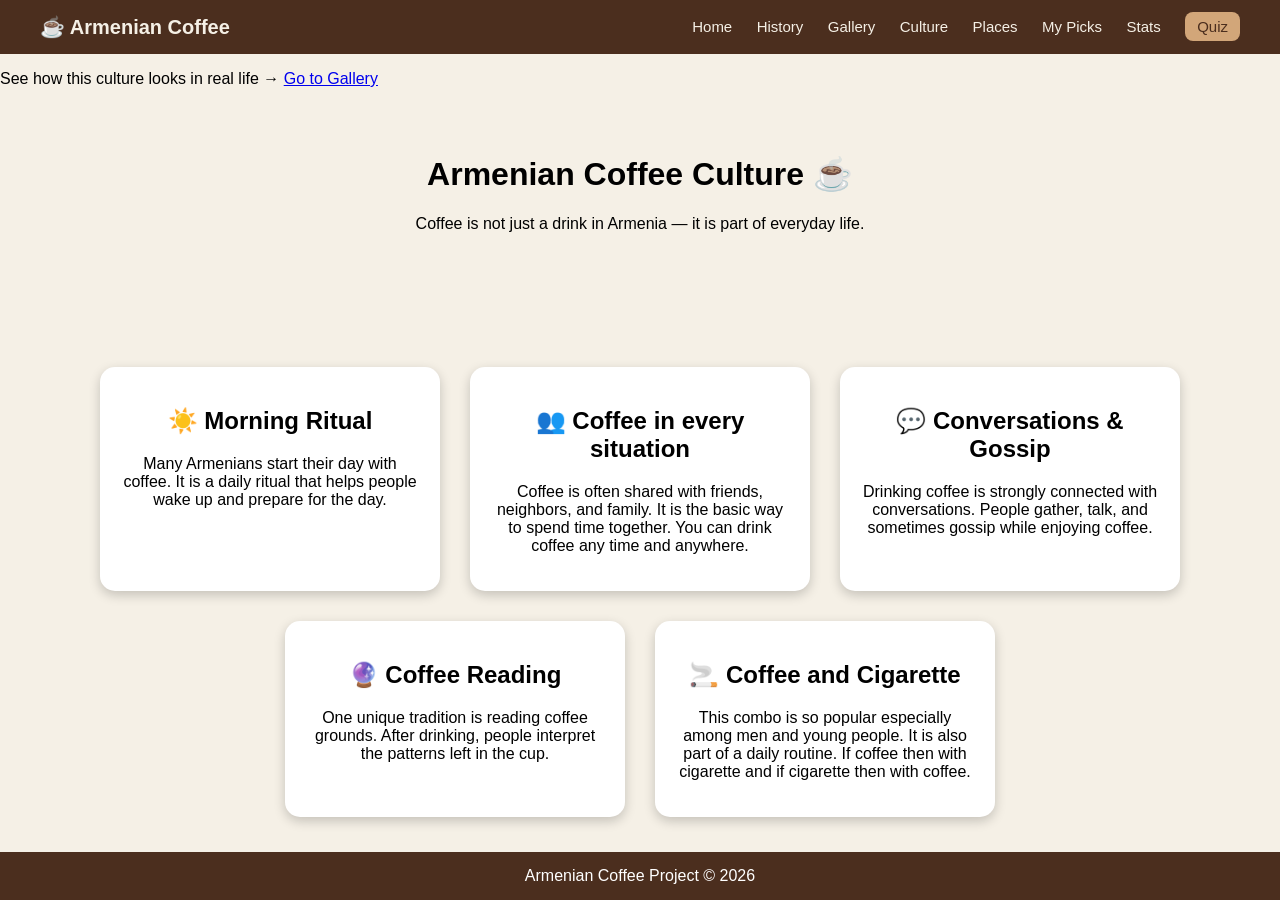
<file: HTML/culture.html>
<!DOCTYPE html>
<html >
<head>
    <meta charset="UTF-8">
    <title>Armenian Coffee Culture</title>
    <link rel="stylesheet" href="../Style/style.css?v=123">
</head>
<body>

<header class="main-header">
    <div class="logo">☕ Armenian Coffee</div>

    <nav class="nav-menu">
        <a href="..">Home</a>
        <a href="history.html">History</a>
        <a href="gallery.html">Gallery</a>
        <a href="culture.html">Culture</a>
        <a href="places.html">Places</a>
        <a href="recommendation.html">My Picks</a>
        <a href="../PHP/stats.php">Stats</a>
        <a href="../PHP/quiz.php" class="quiz-btn">Quiz</a>
    </nav>
</header>

<p>
See how this culture looks in real life →
<a href="gallery.html">Go to Gallery</a>
</p>

<div class="container">
    <h1>Armenian Coffee Culture ☕</h1>
    <p>Coffee is not just a drink in Armenia — it is part of everyday life.</p>
</div>

<div class="culture-container">

    <div class="culture-box">
        <h2>☀️ Morning Ritual</h2>
        <p>
            Many Armenians start their day with coffee. It is a daily ritual
            that helps people wake up and prepare for the day.
        </p>
    </div>

    <div class="culture-box">
        <h2>👥 Coffee in every situation</h2>
        <p>
            Coffee is often shared with friends, neighbors, and family.
            It is the basic way to spend time together. You can drink coffee any time and anywhere.
        </p>
    </div>

    <div class="culture-box">
        <h2>💬 Conversations & Gossip</h2>
        <p>
            Drinking coffee is strongly connected with conversations.
            People gather, talk, and sometimes gossip while enjoying coffee.
        </p>
    </div>

    <div class="culture-box">
        <h2>🔮 Coffee Reading</h2>
        <p>
            One unique tradition is reading coffee grounds.
            After drinking, people interpret the patterns left in the cup.
        </p>
    </div>

    <div class="culture-box">
        <h2>🚬 Coffee and Cigarette</h2>
        <p>
            This combo is so popular especially among men and young people. 
            It is also part of a daily routine. If coffee then with cigarette and if cigarette then with coffee.
        </p>
    </div>

</div>

<footer>
    Armenian Coffee Project © 2026
</footer>

</body>
</html>
</file>
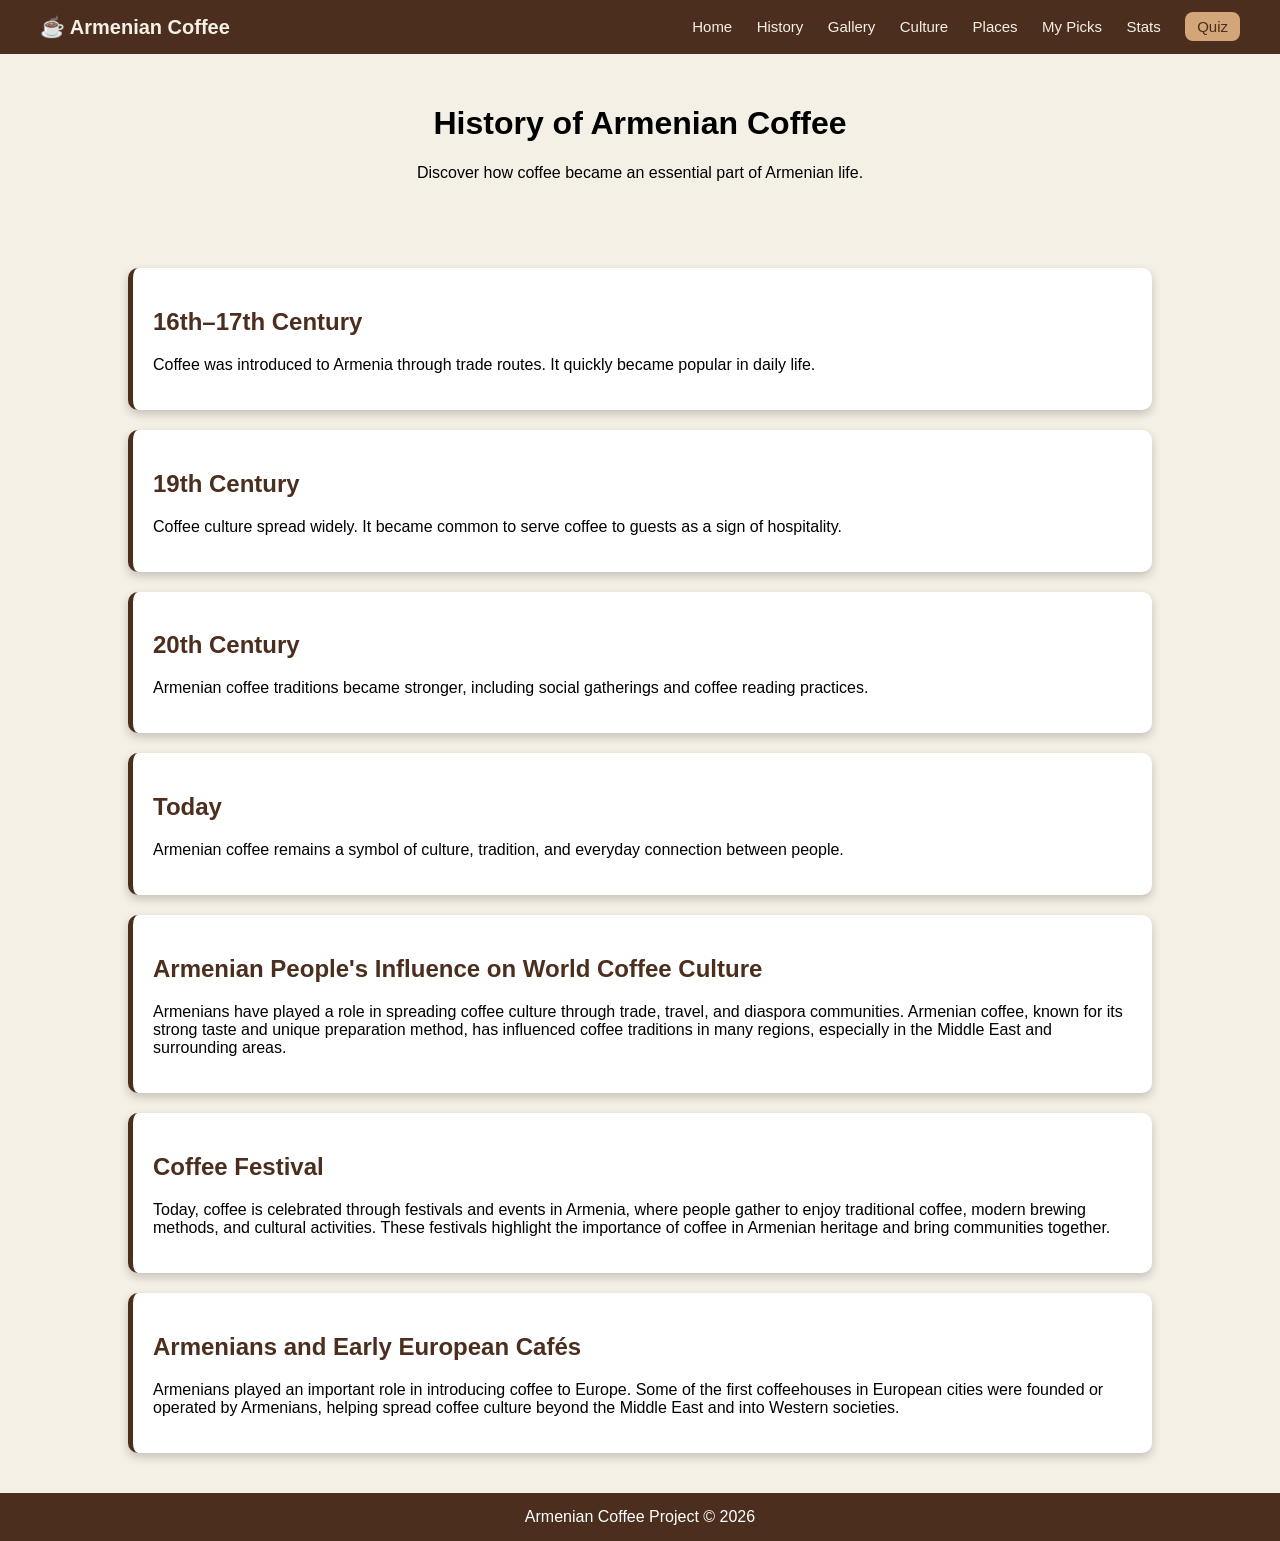
<file: HTML/history.html>
<!DOCTYPE html>
<html >
<head>
    <meta charset="UTF-8">
    <title>Armenian Coffee Culture</title>
    <link rel="stylesheet" href="../Style/style.css?v=123">
</head>
<body>

<header class="main-header">
    <div class="logo">☕ Armenian Coffee</div>

    <nav class="nav-menu">
        <a href="..">Home</a>
        <a href="history.html">History</a>
        <a href="gallery.html">Gallery</a>
        <a href="culture.html">Culture</a>
        <a href="places.html">Places</a>
        <a href="recommendation.html">My Picks</a>
        <a href="../PHP/stats.php">Stats</a>
        <a href="../PHP/quiz.php" class="quiz-btn">Quiz</a>
    </nav>
</header>

<div class="container">
    <h1>History of Armenian Coffee</h1>
    <p>Discover how coffee became an essential part of Armenian life.</p>
</div>

<div class="timeline">

    <div class="timeline-item">
        <h2>16th–17th Century</h2>
        <p>
            Coffee was introduced to Armenia through trade routes.
            It quickly became popular in daily life.
        </p>
    </div>

    <div class="timeline-item">
        <h2>19th Century</h2>
        <p>
            Coffee culture spread widely. It became common to serve coffee
            to guests as a sign of hospitality.
        </p>
    </div>

    <div class="timeline-item">
        <h2>20th Century</h2>
        <p>
            Armenian coffee traditions became stronger, including social
            gatherings and coffee reading practices.
        </p>
    </div>

    <div class="timeline-item">
        <h2>Today</h2>
        <p>
            Armenian coffee remains a symbol of culture, tradition,
            and everyday connection between people.
        </p>
    </div>

    <div class="timeline-item">
        <h2>Armenian People's Influence on World Coffee Culture</h2>
    <p>
        Armenians have played a role in spreading coffee culture through trade,
        travel, and diaspora communities. Armenian coffee, known for its strong
        taste and unique preparation method, has influenced coffee traditions
        in many regions, especially in the Middle East and surrounding areas.
    </p>
    </div>

    <div class="timeline-item">
        <h2>Coffee Festival</h2>
        <p>
            Today, coffee is celebrated through festivals and events in Armenia,
            where people gather to enjoy traditional coffee, modern brewing methods,
            and cultural activities. These festivals highlight the importance of
            coffee in Armenian heritage and bring communities together.
        </p>
    </div>

    <div class="timeline-item">
    <h2>Armenians and Early European Cafés</h2>
    <p>
        Armenians played an important role in introducing coffee to Europe.
        Some of the first coffeehouses in European cities were founded or
        operated by Armenians, helping spread coffee culture beyond the
        Middle East and into Western societies.
    </p>
</div>

</div>

<footer>
    Armenian Coffee Project © 2026
</footer>

</body>
</html>
</file>
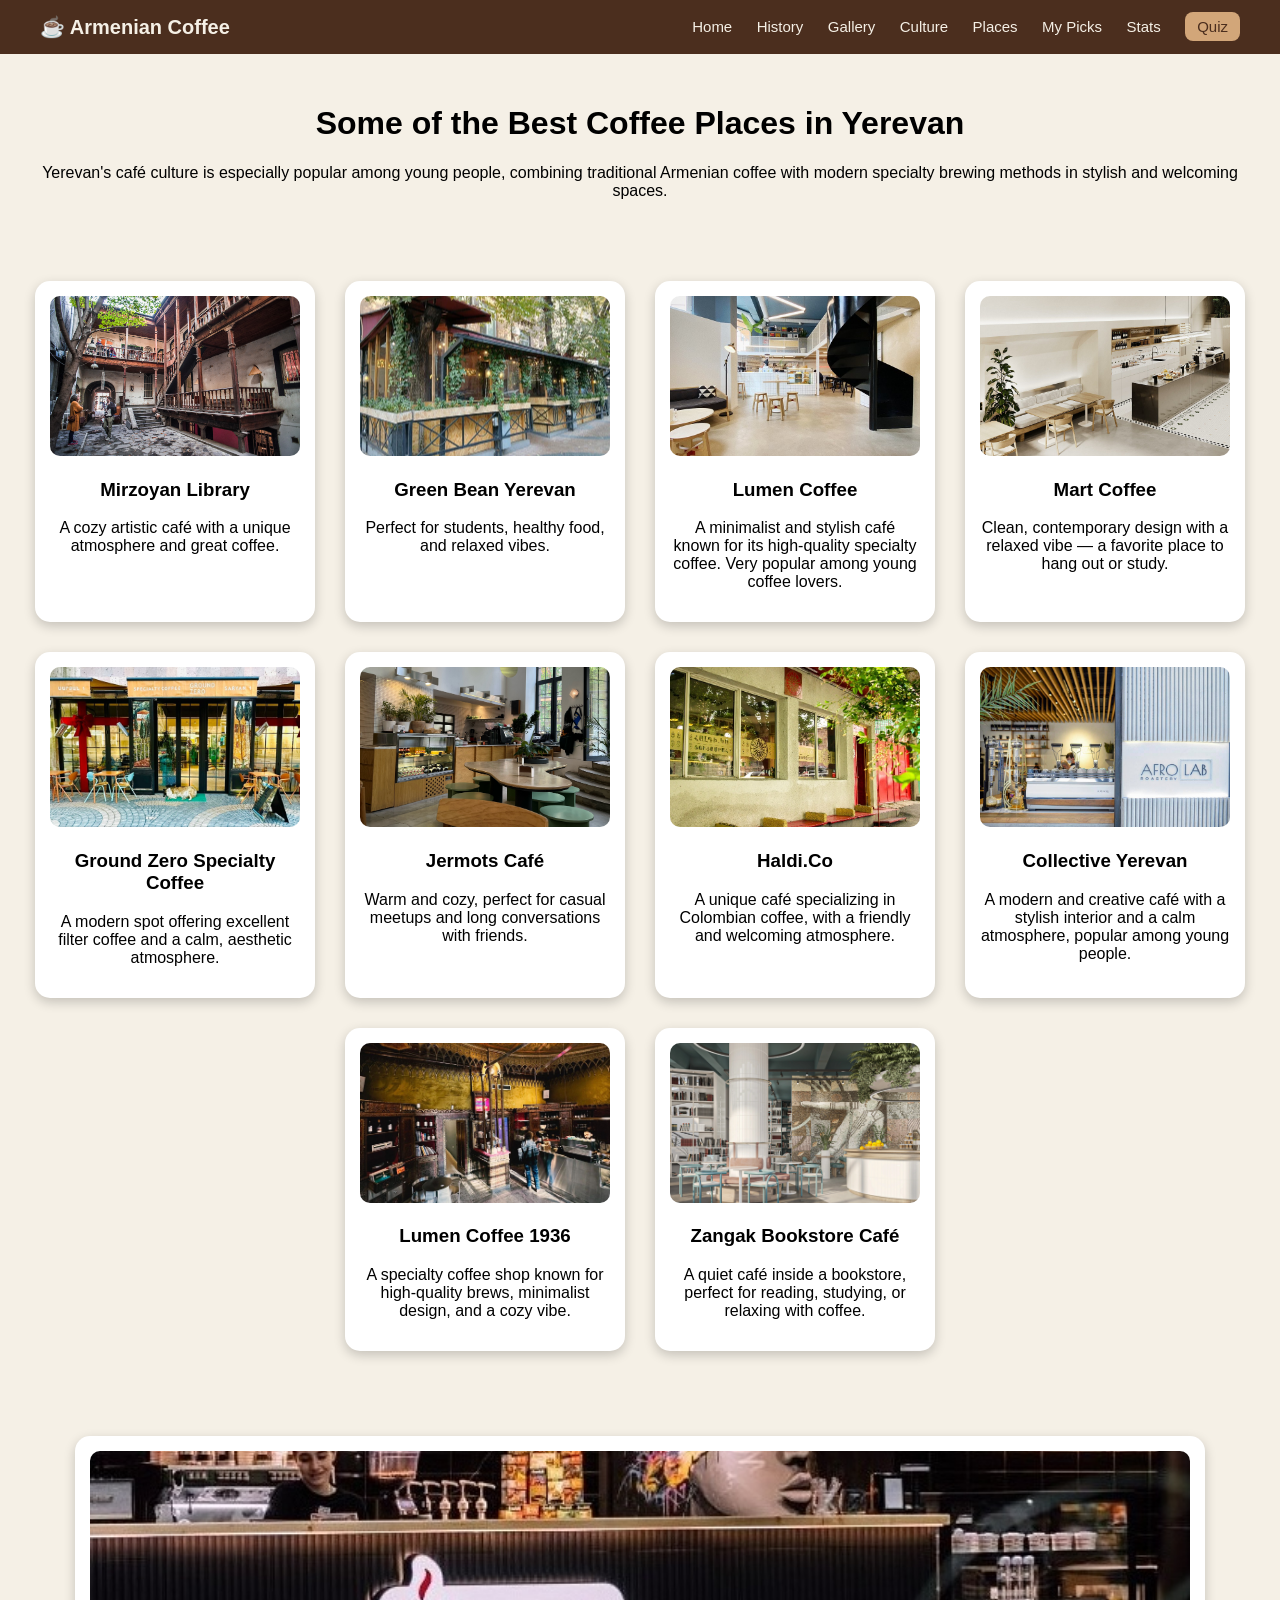
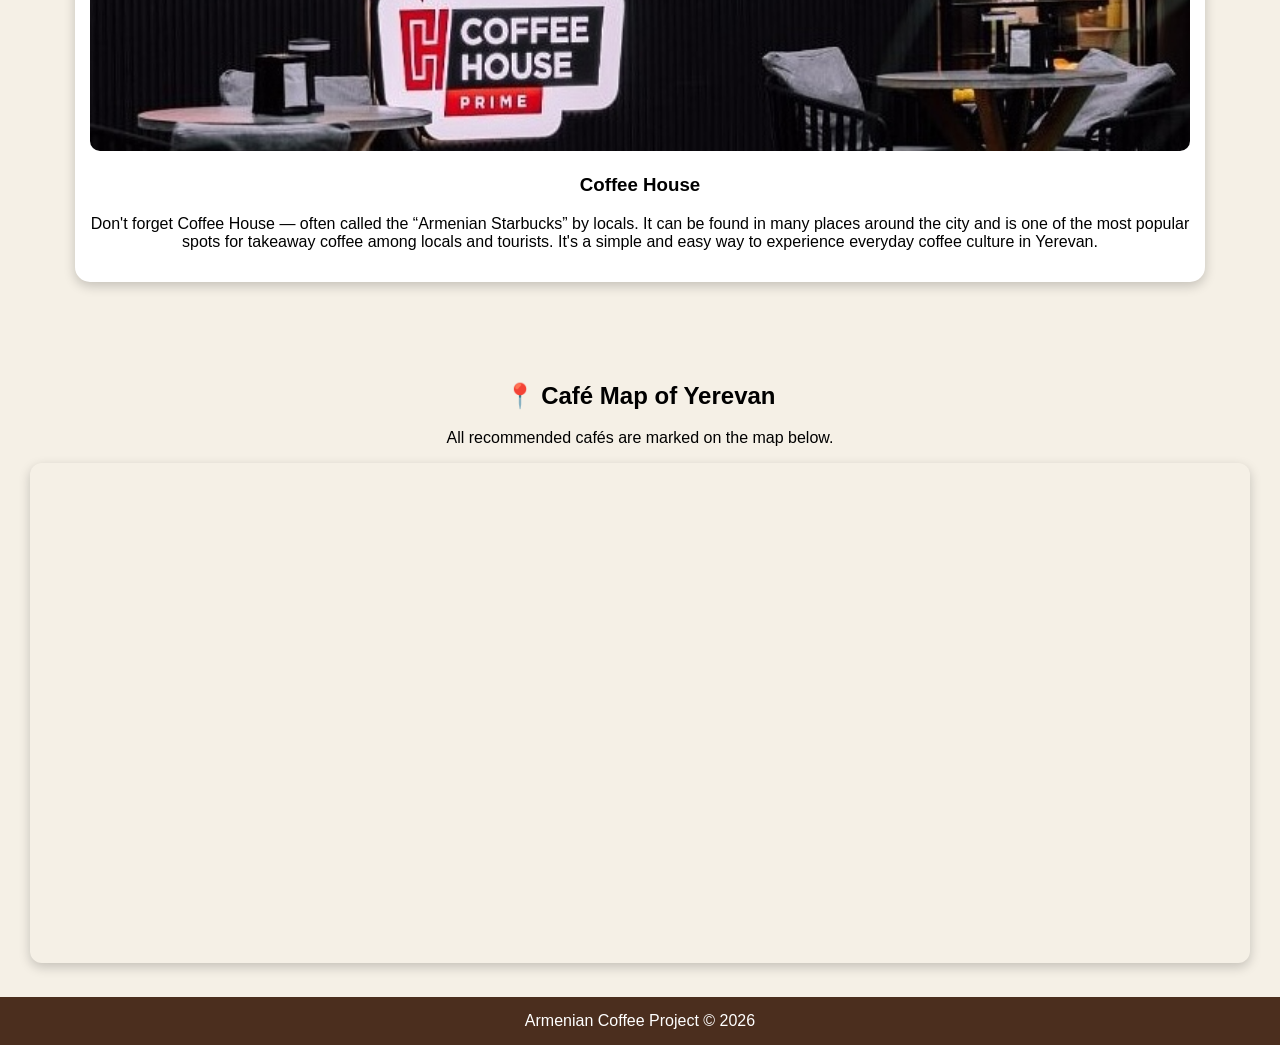
<file: HTML/places.html>
<!DOCTYPE html>
<html >
<head>
    <meta charset="UTF-8">
    <title>Armenian Coffee Culture</title>
    <link rel="stylesheet" href="../Style/style.css?v=123">
</head>
<body>

<header class="main-header">
    <div class="logo">☕ Armenian Coffee</div>

    <nav class="nav-menu">
        <a href="..">Home</a>
        <a href="history.html">History</a>
        <a href="gallery.html">Gallery</a>
        <a href="culture.html">Culture</a>
        <a href="places.html">Places</a>
        <a href="recommendation.html">My Picks</a>
        <a href="../PHP/stats.php">Stats</a>
        <a href="../PHP/quiz.php" class="quiz-btn">Quiz</a>
    </nav>
</header>

<div class="container">
    <h1>Some of the Best Coffee Places in Yerevan</h1>
    <p>Yerevan's café culture is especially popular among young people, combining traditional Armenian coffee with modern specialty brewing methods in stylish and welcoming spaces.</p>
</div>

<div class="cards-container">

    <div class="card">
        <img src="../Style/place1.jpg">
        <h3>Mirzoyan Library</h3>
        <p>A cozy artistic café with a unique atmosphere and great coffee.</p>
    </div>

    <div class="card">
        <img src="../Style/place2.jpg">
        <h3>Green Bean Yerevan</h3>
        <p>Perfect for students, healthy food, and relaxed vibes.</p>
    </div>

    <div class="card">
        <img src="../Style/place3.jpg">
        <h3>Lumen Coffee</h3>
        <p>A minimalist and stylish café known for its high-quality specialty coffee. Very popular among young coffee lovers.</p>
    </div>

    <div class="card">
        <img src="../Style/place4.jpg">
        <h3>Mart Coffee</h3>
        <p>Clean, contemporary design with a relaxed vibe — a favorite place to hang out or study.</p>
    </div>

    <div class="card">
        <img src="../Style/place5.jpg">
        <h3>Ground Zero Specialty Coffee</h3>
        <p>A modern spot offering excellent filter coffee and a calm, aesthetic atmosphere.</p>
    </div>

    <div class="card">
        <img src="../Style/place6.jpg">
        <h3>Jermots Café</h3>
        <p>Warm and cozy, perfect for casual meetups and long conversations with friends.</p>
    </div>

    <div class="card">
        <img src="../Style/place7.jpg">
        <h3>Haldi.Co</h3>
        <p>A unique café specializing in Colombian coffee, with a friendly and welcoming atmosphere.</p>
    </div>

    <div class="card">
        <img src="../Style/place8.jpg">
        <h3>Collective Yerevan</h3>
        <p>A modern and creative café with a stylish interior and a calm atmosphere, popular among young people.</p>
    </div>

    <div class="card">
        <img src="../Style/place9.jpg">
        <h3>Lumen Coffee 1936</h3>
        <p>A specialty coffee shop known for high-quality brews, minimalist design, and a cozy vibe.</p>
    </div>

    <div class="card">
        <img src="../Style/place10.jpg">
        <h3>Zangak Bookstore Café</h3>
        <p>A quiet café inside a bookstore, perfect for reading, studying, or relaxing with coffee.</p>
    </div>

</div>

<div class="card coffeehouse-card">
    <img src="../Style/coffeehouse.jpg">
    <h3>Coffee House</h3>
    <p>
        Don't forget Coffee House — often called the “Armenian Starbucks” by locals. 
        It can be found in many places around the city and is one of the most popular 
        spots for takeaway coffee among locals and tourists. It's a simple and easy way 
        to experience everyday coffee culture in Yerevan.
    </p>
</div>

<div class="container">
    <h2>📍 Café Map of Yerevan</h2>
    <p>All recommended cafés are marked on the map below.</p>

    <iframe
    src="https://www.google.com/maps/d/embed?mid=15znjpcpMX3-QnDgTY-xyaJcO6N6taoQ"
    width="100%"
    height="500"
    style="border:0; border-radius:12px;"
    loading="lazy">
    </iframe>
</div>

<footer>
    Armenian Coffee Project © 2026
</footer>

</body>
</html>
</file>
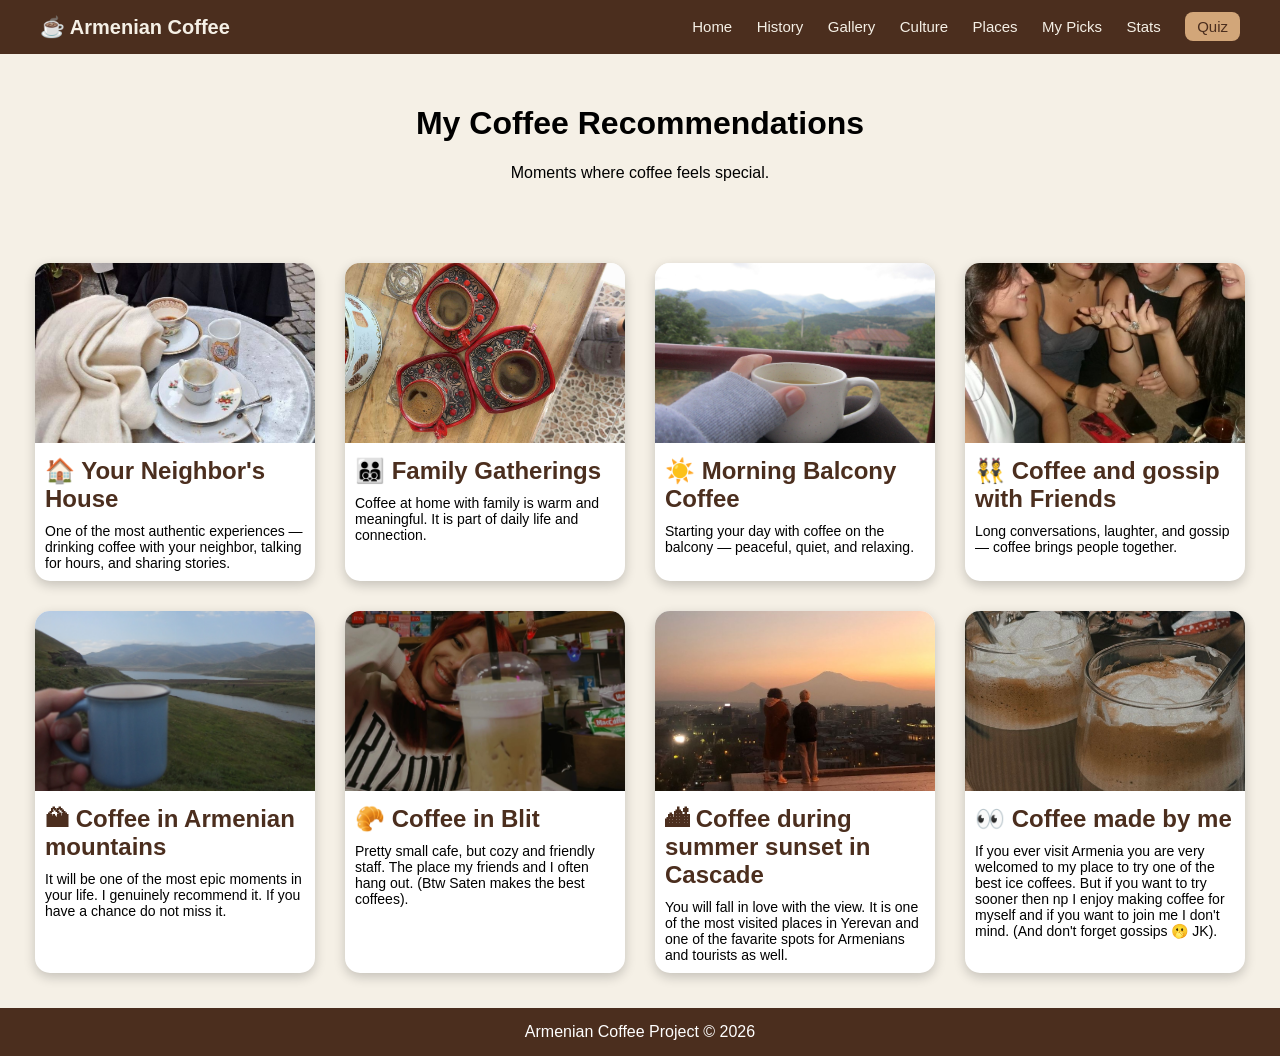
<file: HTML/recommendation.html>
<!DOCTYPE html>
<html >
<head>
    <meta charset="UTF-8">
    <title>Armenian Coffee Culture</title>
    <link rel="stylesheet" href="../Style/style.css?v=123">
</head>
<body>

<header class="main-header">
    <div class="logo">☕ Armenian Coffee</div>

    <nav class="nav-menu">
        <a href="..">Home</a>
        <a href="history.html">History</a>
        <a href="gallery.html">Gallery</a>
        <a href="culture.html">Culture</a>
        <a href="places.html">Places</a>
        <a href="recommendation.html">My Picks</a>
        <a href="../PHP/stats.php">Stats</a>
        <a href="../PHP/quiz.php" class="quiz-btn">Quiz</a>
    </nav>
</header>

<div class="container">
    <h1>My Coffee Recommendations</h1>
    <p>Moments where coffee feels special.</p>
</div>

<div class="recommend-container">

    <div class="recommend-card">
        <img src="../Style/r1.jpg">
        <h2>🏠 Your Neighbor's House</h2>
        <p>
            One of the most authentic experiences — drinking coffee with your neighbor,
            talking for hours, and sharing stories.
        </p>
    </div>

    <div class="recommend-card">
        <img src="../Style/r2.jpg">
        <h2>🧑‍🧑‍🧒‍🧒 Family Gatherings</h2>
        <p>
            Coffee at home with family is warm and meaningful.
            It is part of daily life and connection.
        </p>
    </div>

    <div class="recommend-card">
        <img src="../Style/r3.jpg">
        <h2>☀️ Morning Balcony Coffee</h2>
        <p>
            Starting your day with coffee on the balcony —
            peaceful, quiet, and relaxing.
        </p>
    </div>

    <div class="recommend-card">
        <img src="../Style/r4.jpg">
        <h2>👯 Coffee and gossip with Friends</h2>
        <p>
            Long conversations, laughter, and gossip —
            coffee brings people together.
        </p>
    </div>

    <div class="recommend-card">
        <img src="../Style/r5.jpg">
        <h2>🏔 Coffee in Armenian mountains</h2>
        <p>
            It will be one of the most epic moments in your life. I genuinely recommend it. If you have a chance do not miss it.
        </p>
    </div>

    <div class="recommend-card">
        <img src="../Style/r6.jpg">
        <h2>🥐 Coffee in Blit</h2>
        <p>
            Pretty small cafe, but cozy and friendly staff. The place my friends and I often hang out.
            (Btw Saten makes the best coffees).
        </p>
    </div>

    <div class="recommend-card">
        <img src="../Style/r7.jpg">
        <h2>🏙 Coffee during summer sunset in Cascade</h2>
        <p>
            You will fall in love with the view. It is one of the most visited places in Yerevan and one of the favarite spots for Armenians and tourists as well. 
        </p>
    </div>

    <div class="recommend-card">
        <img src="../Style/r8.jpg">
        <h2>👀 Coffee made by me</h2>
        <p>
            If you ever visit Armenia you are very welcomed to my place to try one of the best ice coffees. But if you want to try sooner then np I enjoy making coffee for myself and if you want to join me I don't mind. (And don't forget gossips 🫢 JK).
        </p>
    </div>

</div>

<footer>
    Armenian Coffee Project © 2026
</footer>

</body>
</html>
</file>
<file: Style/style.css>
html, body {
    height: 100%;
}

body {
    margin: 0;
    font-family: Arial, sans-serif;
    background-color: #f5f0e6;
    display: flex;
    flex-direction: column;
}

/* HEADER */
.main-header {
    display: flex;
    justify-content: space-between;
    align-items: center;
    padding: 15px 40px;
    background-color: #4b2e1e;
    position: sticky;
    top: 0;
}

/* LOGO */
.logo {
    color: #f5f0e6;
    font-size: 20px;
    font-weight: bold;
}

/* NAV */
.nav-menu a {
    color: #f5f0e6;
    margin-left: 20px;
    text-decoration: none;
    font-size: 15px;
}

/* HOVER */
.nav-menu a:hover {
    color: #d2a679;
}

/* QUIZ BUTTON */
.quiz-btn {
    background-color: #d2a679;
    color: #4b2e1e !important;
    padding: 6px 12px;
    border-radius: 8px;
}

/* HERO */
.hero {
    height: 320px;
    background: url('../Style/coffee.jpg') center/cover no-repeat;
    display: flex;
    align-items: center;
    justify-content: center;
}

/* HERO TEXT */
.hero-text {
    color: white;
    font-size: 28px;
    font-weight: bold;
    text-shadow: 2px 2px 5px black;
}

/* CONTENT */
.container {
    padding: 30px;
    text-align: center;
}

footer {
    background-color: #4b2e1e;
    color: white;
    text-align: center;
    padding: 15px;
}

/* CARDS CONTAINER */
.cards-container {
    display: flex;
    justify-content: center;
    flex-wrap: wrap;
    padding: 20px;
}

/* CARD */
.card {
    background: white;
    width: 250px;
    margin: 15px;
    padding: 15px;
    border-radius: 15px;
    box-shadow: 0px 4px 12px rgba(0,0,0,0.2);
    text-align: center;
    transition: 0.3s;
}

/* IMAGE */
.card img {
    width: 100%;
    height: 160px;
    object-fit: cover;
    border-radius: 10px;
}

/* HOVER EFFECT */
.card:hover {
    transform: translateY(-8px);
}

/* GALLERY GRID */
.gallery {
    display: grid;
    grid-template-columns: repeat(auto-fit, minmax(250px, 1fr));
    gap: 15px;
    padding: 20px;
}

/* GALLERY IMAGES */
.gallery img {
    width: 100%;
    height: 200px;
    object-fit: cover;
    border-radius: 12px;
    transition: 0.3s;
}

/* HOVER EFFECT */
.gallery img:hover {
    transform: scale(1.05);
}

/* CULTURE CONTAINER */
.culture-container {
    display: flex;
    flex-wrap: wrap;
    justify-content: center;
    padding: 20px;
}

/* CULTURE BOX */
.culture-box {
    background: white;
    width: 300px;
    margin: 15px;
    padding: 20px;
    border-radius: 15px;
    box-shadow: 0px 4px 12px rgba(0,0,0,0.2);
    text-align: center;
    transition: 0.3s;
}

/* HOVER EFFECT */
.culture-box:hover {
    transform: translateY(-8px);
}

/* TIMELINE */
.timeline {
    width: 80%;
    margin: auto;
    padding: 20px;
}

/* TIMELINE ITEM */
.timeline-item {
    background: white;
    margin: 20px 0;
    padding: 20px;
    border-left: 5px solid #4b2e1e;
    border-radius: 10px;
    box-shadow: 0px 4px 10px rgba(0,0,0,0.2);
}

/* TITLE */
.timeline-item h2 {
    color: #4b2e1e;
}

/* RECOMMENDATION CONTAINER */
.recommend-container {
    display: flex;
    flex-wrap: wrap;
    justify-content: center;
    padding: 20px;
}

/* CARD */
.recommend-card {
    background: white;
    width: 280px;
    margin: 15px;
    border-radius: 15px;
    overflow: hidden;
    box-shadow: 0px 4px 12px rgba(0,0,0,0.2);
    transition: 0.3s;
}

/* IMAGE */
.recommend-card img {
    width: 100%;
    height: 180px;
    object-fit: cover;
}

/* TEXT */
.recommend-card h2 {
    margin: 10px;
    color: #4b2e1e;
}

.recommend-card p {
    margin: 10px;
    font-size: 14px;
}

/* HOVER */
.recommend-card:hover {
    transform: translateY(-8px);
}

/* QUIZ PAGE FIX */
.quiz-container {
    flex: 1;
    max-width: 500px;
    margin: 50px auto;
    background: white;
    padding: 30px;
    border-radius: 15px;
    box-shadow: 0px 4px 12px rgba(0,0,0,0.2);
    text-align: center;
}

/* QUESTION BLOCK */
.question {
    margin: 25px 0;
    text-align: left;
}

/* LABEL FIX */
.question label {
    display: flex;
    align-items: center;
    gap: 10px;
    margin: 8px 0;
    cursor: pointer;
}

/* INPUT FIX */
.question input[type="radio"],
.question input[type="checkbox"] {
    width: auto !important;
    margin: 0;
}

/* TEXT */
.question span {
    display: inline-block;
}

/* SMALL INPUT */
.small-input {
    width: 60% !important;
    padding: 8px;
    margin-top: 5px;
    border-radius: 8px;
    border: 1px solid #ccc;
}

/* ONLY TEXT INPUT + SELECT */
.quiz-container input[type="text"],
.quiz-container select {
    width: 100%;
    padding: 10px;
    margin-top: 5px;
    border-radius: 8px;
    border: 1px solid #ccc;
}

/* BUTTON */
input[type="submit"] {
    width: 100%;
    margin-top: 20px;
    background-color: #4b2e1e;
    color: white;
    padding: 12px;
    border: none;
    border-radius: 10px;
    cursor: pointer;
}

input[type="submit"]:hover {
    background-color: #6b4226;
}

/* FLEX FIX */
.container,
.cards-container,
.culture-container,
.timeline,
.recommend-container,
.gallery,
.quiz-container {
    flex: 1;
}

/* OPTION ROW (FORCES INLINE ALIGNMENT) */
.option {
    display: flex !important;
    align-items: center !important;
    gap: 10px;
    margin: 8px 0;
}

/* RADIO + CHECKBOX HARD RESET */
.option input[type="radio"],
.option input[type="checkbox"] {
    width: auto !important;
    height: auto !important;
    display: inline-block !important;
    margin: 0 !important;
}

/* TEXT */
.option span {
    display: inline-block;
}

/* center content vertically + horizontally */
.quiz-container {
    display: flex;
    flex-direction: column;
    justify-content: center;
    align-items: center;
}

/* country text */
.country-text {
    font-size: 16px;
    margin-bottom: 10px;
}

/* percentage */
.percentage {
    font-size: 18px;
    font-weight: bold;
    margin: 10px 0;
    color: #6b4226;
}

/* main result */
.result-title {
    font-size: 26px;
    margin: 15px 0;
    color: #4b2e1e;
}

/* STATS BOX */
.stats-box {
    background: #f9f5f0;
    padding: 20px;
    margin: 15px 0;
    border-radius: 12px;
    box-shadow: 0px 2px 8px rgba(0,0,0,0.1);
    text-align: center;
}

.stats-box h2 {
    color: #4b2e1e;
}

.stats-box p {
    font-size: 20px;
    font-weight: bold;
    margin-top: 10px;
}

iframe {
    border-radius: 12px;
    box-shadow: 0px 4px 12px rgba(0,0,0,0.2);
}

.coffeehouse-card {
    width: 90%;
    max-width: 1100px;
    margin: 50px auto;

    background: white;
    padding: 15px;
    border-radius: 15px;
    box-shadow: 0px 4px 12px rgba(0,0,0,0.2);

    /* CRITICAL FIX */
    float: none;
    clear: both;
}

.coffeehouse-card img {
    width: 100%;
    height: 300px;
    object-fit: cover;
    border-radius: 10px;
}
</file>
